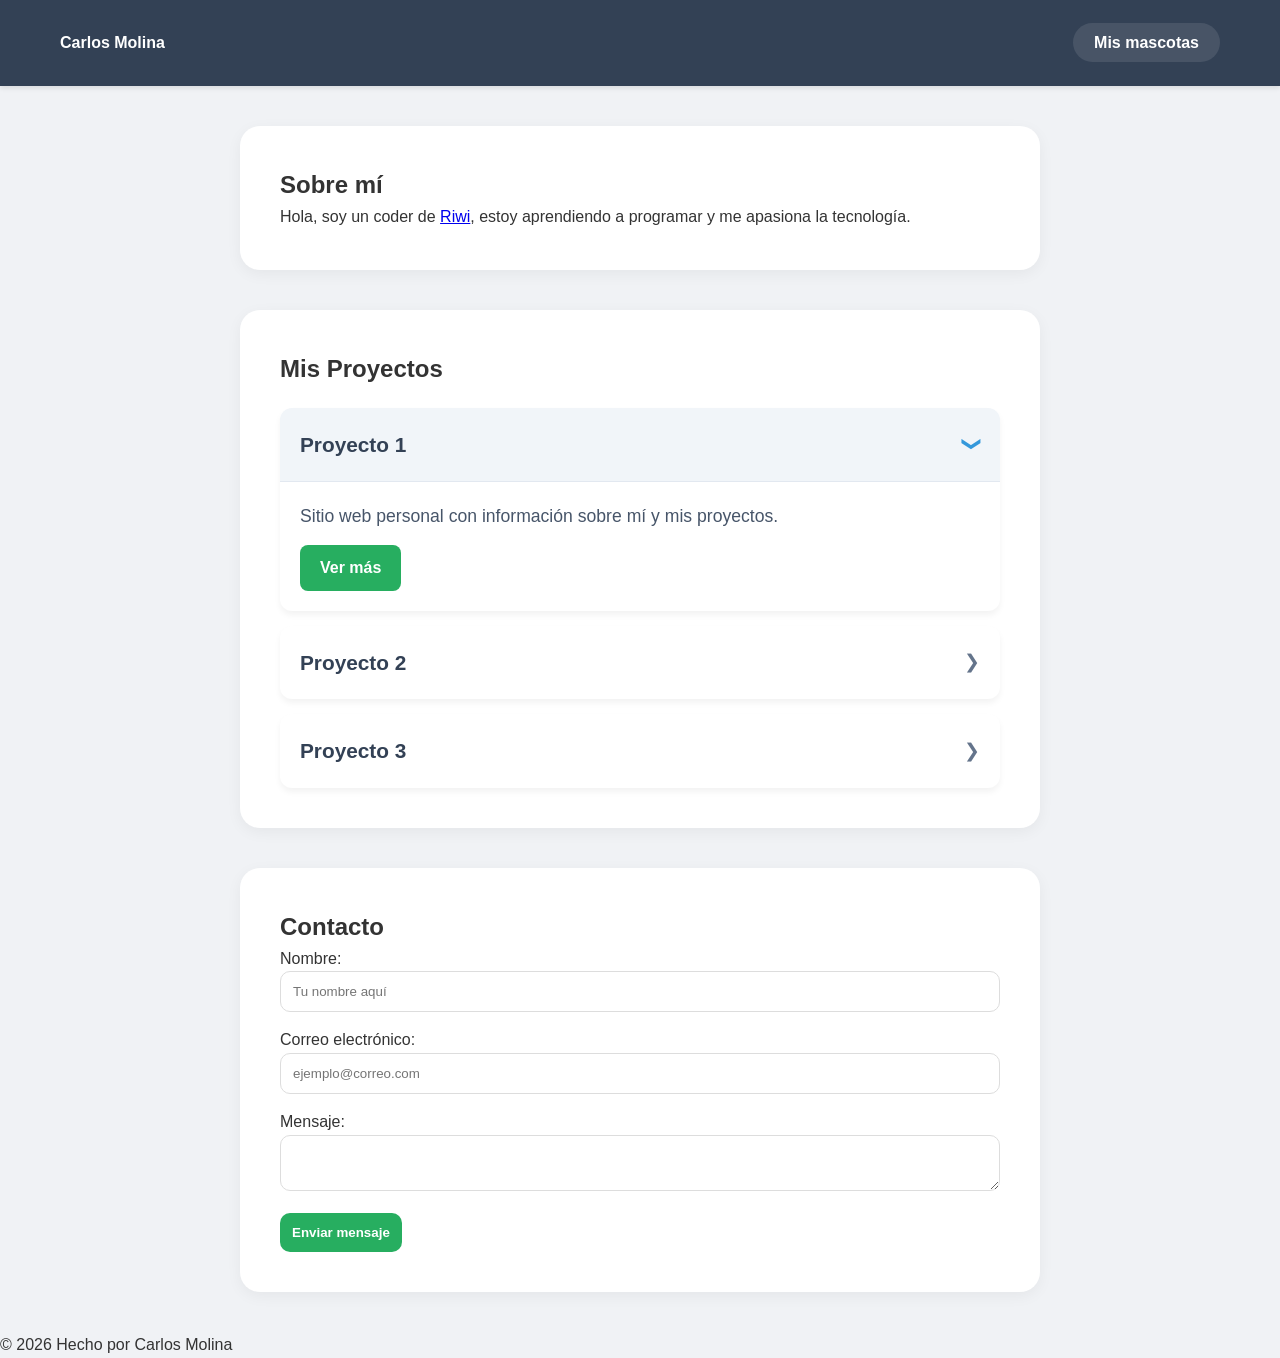
<file: index.html>
<!DOCTYPE html>
<html lang="es">
<head>
    <meta charset="UTF-8">
    <meta name="viewport" content="width=device-width, initial-scale=1.0">
    <title>Portafolio | Carlos Molina</title>
    <link rel="stylesheet" href="styles.css">
</head>
<body>
    <header> 
        <b>Carlos Molina</b> 
        <nav>
            <ul>
                <li><a href="mascotas.html">Mis mascotas</a></li>
            </ul>
        </nav> </header>

    <main>
        <section id="sobre-mi">
            <h2>Sobre mí</h2>
            <p id="parrafo-descripcion">Hola, soy un coder de <a href="https://riwi.io/" target="_blank">Riwi</a>, estoy aprendiendo a programar y me apasiona la tecnología.</p>
        </section>

        <section id="proyectos">
            <h2>Mis Proyectos</h2>
            <div class="contenedor-proyectos-acordeon">
                <div class="pestaña-proyecto activa">
                    <div class="cabecera-pestaña">
                        <h3>Proyecto 1</h3>
                        <span class="icono-flecha">&#10095;</span> 
                    </div>
                    <div class="contenido-pestaña">
                        <p>Sitio web personal con información sobre mí y mis proyectos.</p>
                        <a href="#" class="boton-proyecto">Ver más</a>
                    </div>
                </div>

                <div class="pestaña-proyecto">
                    <div class="cabecera-pestaña">
                        <h3>Proyecto 2</h3>
                        <span class="icono-flecha">&#10095;</span>
                    </div>
                    <div class="contenido-pestaña">
                        <p>Calculadora que permite hacer operaciones básicas </p>
                        <a href="#" class="boton-proyecto">Ver más</a>
                    </div>
                </div>

                <div class="pestaña-proyecto">
                    <div class="cabecera-pestaña">
                        <h3>Proyecto 3</h3>
                        <span class="icono-flecha">&#10095;</span>
                    </div>
                    <div class="contenido-pestaña">
                        <p>Registro de ventas para una tienda </p>
                        <a href="#" class="boton-proyecto">Ver más</a>
                    </div>
                </div>
            </div>
        </section>
        
        <section id="Contacto">
            <form action="">
                <h2>Contacto</h2>
                <div>
                    <label for="Nombre">Nombre:</label>
                    <input type="text" id="Nombre" name="user_name" placeholder="Tu nombre aquí">
                </div>
                <div>
                    <label for="Correo">Correo electrónico:</label>
                    <input type="email" id="Correo" name="user_email" placeholder="ejemplo@correo.com">
                </div>
                <div>
                    <label for="mensaje">Mensaje:</label>
                    <textarea name="user_mensaje" id="mensaje"></textarea>
                </div>
                <button type="button" id="mi-boton">Enviar mensaje</button>
            </form>
        </section>
    </main>

    <footer>
        <p>&copy; 2026 Hecho por Carlos Molina</p>
    </footer>

    <script src="script.js"></script>
</body>
</html>
</file>
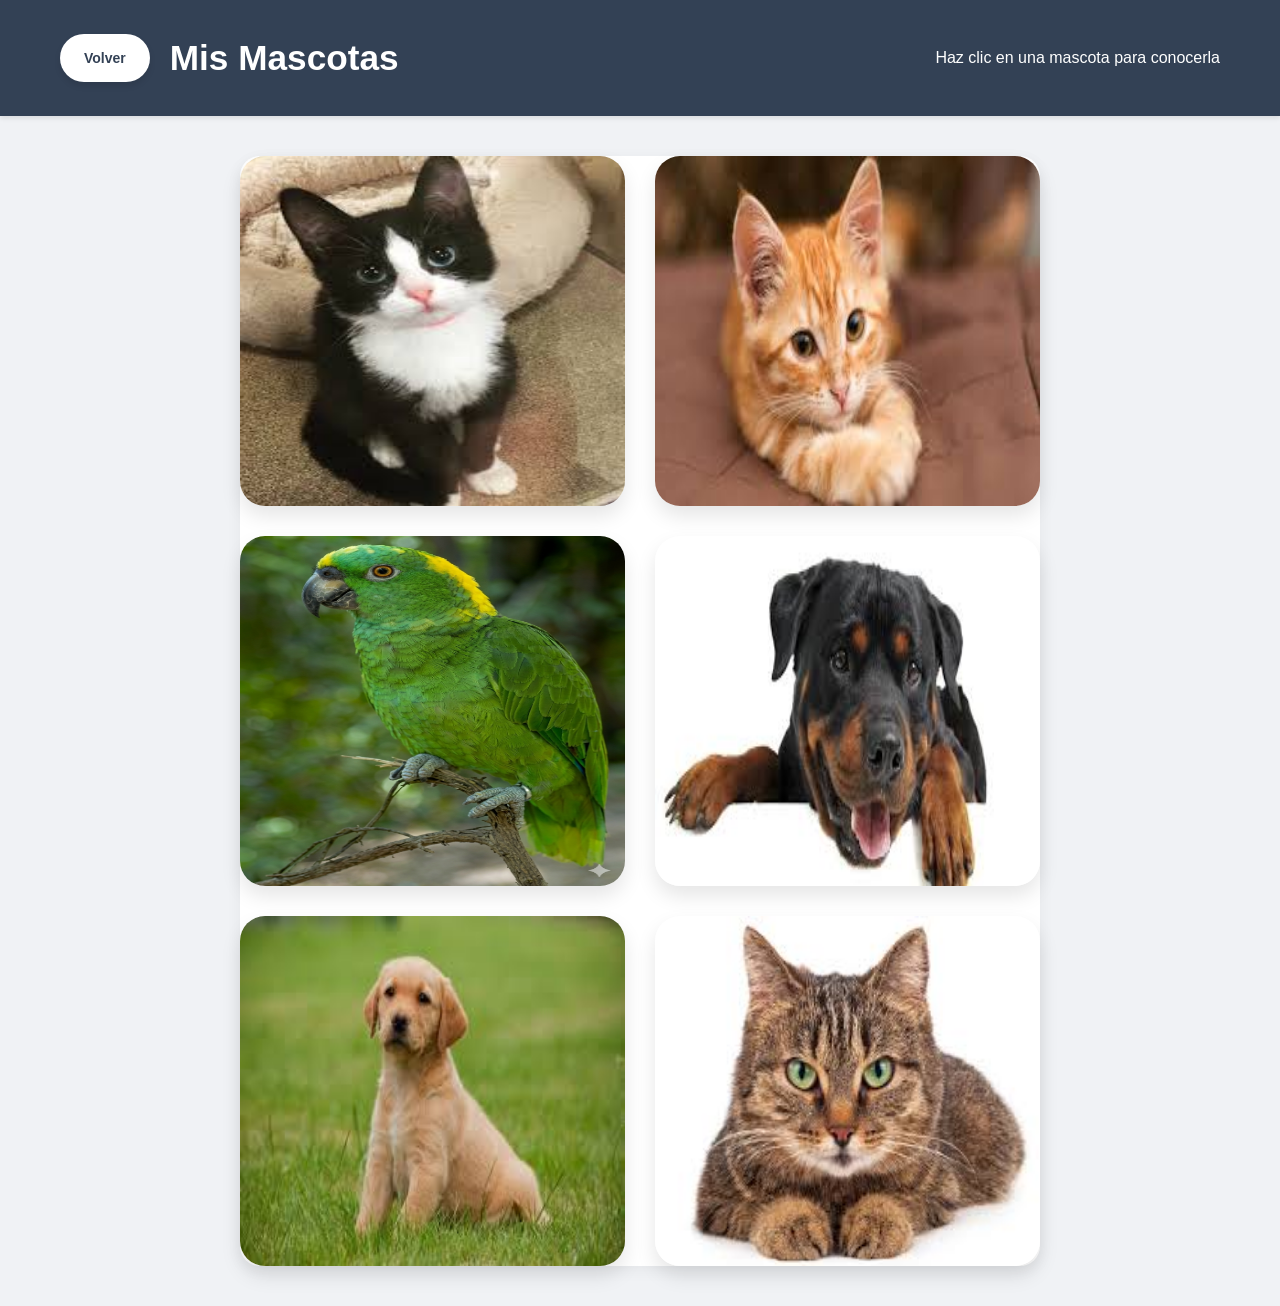
<file: mascotas.html>
<!DOCTYPE html>
<html lang="es">
<head>
    <meta charset="UTF-8">
    <meta name="viewport" content="width=device-width, initial-scale=1.0">
    <title>Mi Galería de Mascotas </title>
    <link rel="stylesheet" href="styles.css">
</head>
<body>

   <header class="header-principal">
    <div class="contenedor-titulo">
        <a href="index.html" class="boton-volver">Volver</a>
        <h1>Mis Mascotas</h1>
    </div>
    <p class="subtitulo">Haz clic en una mascota para conocerla</p>
</header>

    <main>
        <section class="contenedor-galeria">

            <div class="tarjeta-mascota" onclick="toggleMascota(this)">
                <img src="img/descarga.jpeg" alt="Oreo">
                <div class="info-mascota">
                    <span class="cerrar">&times;</span>
                    <h3>Oreo</h3>
                    <p>Un gato curioso y juguetón, le encanta perseguir hilos y dormir.</p>
                </div>
            </div>

            <div class="tarjeta-mascota" onclick="toggleMascota(this)">
                <img src="img/descarga (1).jpeg" alt="Duki">
                <div class="info-mascota">
                    <span class="cerrar">&times;</span>
                    <h3>Duki</h3>
                    <p>Un gato Amigable siempre te recibirá con un ronroneo, es hermano de duki y le encanta jugar.</p>
                </div>
            </div>

            <div class="tarjeta-mascota" onclick="toggleMascota(this)">
                <img src="img/loro2.png" alt="Paco">
                <div class="info-mascota">
                    <span class="cerrar">&times;</span>
                    <h3>Paco</h3>
                    <p>Inteligente, le encanta imitar sonidos.</p>
                </div>
            </div>

            <div class="tarjeta-mascota" onclick="toggleMascota(this)">
                <img src="img/perro.jpeg" alt="Rocky">
                <div class="info-mascota">
                    <span class="cerrar">&times;</span>
                    <h3>Rocky</h3>
                    <p>Rocky es Leal y protector, ama jugar y dormir, tambien salir al parque.</p>
                </div>
            </div>

            <div class="tarjeta-mascota" onclick="toggleMascota(this)">
                <img src="img/perro 2.jpeg " alt="Luna">
                <div class="info-mascota">
                    <span class="cerrar">&times;</span>
                    <h3>Luna</h3>
                    <p>luna esta siempre feliz, ama comer y jugar con su hermano Rocky.</p>
                </div>
            </div>

            <div class="tarjeta-mascota" onclick="toggleMascota(this)">
                <img src="img/gato.jpeg" alt="Lucas">
                <div class="info-mascota">
                    <span class="cerrar">&times;</span>
                    <h3>Lucas</h3>
                    <p>Un gato muy especial, aunque es bastante independiente ama estar con sus hermanos.</p>
                </div>
            </div>

        </section>
    </main>


</body>
</html>
</file>
<file: styles.css>
:root {
    --color-primario: #334155;
    --color-acento: #3b82f6;
    --color-fondo: #f0f2f5;
    --fuente-principal: 'Segoe UI', Tahoma, Geneva, Verdana, sans-serif;
}



* {
    margin: 0;
    padding: 0;
    box-sizing: border-box;
}

body {
    font-family: 'Segoe UI', Tahoma, Geneva, Verdana, sans-serif;
    line-height: 1.6;
    background-color: #f0f2f5;
    color: #333;
}


header h1 {
    color: white;
    font-size: 1.5rem;
}

nav ul {
    display: flex; 
    list-style: none;
    gap: 15px;
}

nav a {
    text-decoration: none;
    color: white;
    background-color: rgba(255, 255, 255, 0.1); 
    padding: 10px 20px;
    border-radius: 20px;
    font-weight: bold;
    transition: all 0.3s ease;
    border: 1px solid transparent;
}


nav a:hover {
    background-color: white;
    color: #334155;
    transform: translateY(-3px); 
    box-shadow: 0 4px 10px rgba(0,0,0,0.2);
}

header {
    background-color: #334155; 
    color: white;
    width: 100%;
    padding: 30px 60px; 
    display: flex;
    justify-content: space-between;
    align-items: center;
    box-shadow: 0 2px 5px rgba(0,0,0,0.1);
}

.contenedor-titulo {
    display: flex;
    align-items: center;
    gap: 20px;
}

header h1 {
    margin: 0;
    font-size: 2.2em;
}


.boton-volver {
    display: inline-flex;
    align-items: center;
    text-decoration: none;
    color: var(--color-primario); 
    background-color: white;
    padding: 0.8rem 1.5rem; 
    border-radius: 25px;
    font-weight: bold;
    font-size: 0.875rem;
    box-shadow: 0 4px 6px rgba(0,0,0,0.1);
    transition: all 0.3s ease;
    font-family: var(--fuente-principal); 
}

.boton-volver:hover {
    background-color: var(--color-fondo); 
    transform: translateX(-5px);
}

main {
    width: 95%; 
    max-width: 1400px; 
    margin: 40px auto;
}

.contenedor-galeria {
    display: grid;
   
    grid-template-columns: repeat(auto-fit, minmax(300px, 1fr)); 
    gap: 30px;
    width: 100%;
    padding: 0; 
}

.tarjeta-mascota {
    height: 350px; 
    border-radius: 25px;
    overflow: hidden;
    position: relative;
    box-shadow: 0 10px 20px rgba(0,0,0,0.1);
}

.tarjeta-mascota img {
    width: 100%;
    height: 100%;
    object-fit: adapt; 
}


.tarjeta-mascota:hover {
    transform: translateY(-8px);
}


.info-mascota {
    position: absolute;
    bottom: -100%;
    left: 0;
    width: 100%;
    height: 100%;
    background: linear-gradient(to top, rgba(0,0,0,0.9), rgba(0,0,0,0.7));
    color: white;
    padding: 25px;
    display: flex;
    flex-direction: column;
    justify-content: center;
    align-items: center;
    text-align: center;
    transition: all 0.5s cubic-bezier(0.25, 0.46, 0.45, 0.94);
    opacity: 0;
}

.tarjeta-mascota.abierta .info-mascota {
    bottom: 0;
    opacity: 1;
}

.tarjeta-mascota.abierta img {
    transform: scale(1.1);
    filter: blur(2px);
}


section {
    padding: 40px;
    margin: 40px auto;
    max-width: 800px;
    background: white;
    border-radius: 20px; 
    box-shadow: 0 4px 15px rgba(0,0,0,0.05);
}

input, textarea {
    width: 100%;
    margin-bottom: 15px;
    padding: 12px;
    border: 1px solid #ddd;
    border-radius: 10px; 
}

button {
    background-color: #27ae60;
    color: white;
    padding: 12px;
    border: none;
    border-radius: 10px;
    font-weight: bold;
    cursor: pointer;
    transition: 0.3s;
}

button:hover {
    background-color: #219150;
}


.contenedor-proyectos-acordeon {
    display: flex;
    flex-direction: column; 
    gap: 15px; 
    width: 100%;
    margin-top: 20px;
}


.pestaña-proyecto {
    background-color: white;
    border-radius: 12px; 
    overflow: hidden;
    box-shadow: 0 4px 6px rgba(0,0,0,0.05); 
    transition: all 0.3s ease; 
    cursor: pointer; 
}


.pestaña-proyecto:hover {
    box-shadow: 0 8px 15px rgba(0,0,0,0.1);
}


.cabecera-pestaña {
    padding: 20px;
    display: flex; 
    justify-content: space-between; 
    align-items: center; 
    transition: background-color 0.3s ease;
}

.cabecera-pestaña h3 {
    margin: 0;
    font-size: 1.3em;
    font-weight: bold; 
    color: #334155; 
}

.icono-flecha {
    font-size: 1.2em;
    color: #64748b;
    transition: transform 0.4s ease; 
}

.pestaña-proyecto.activa .cabecera-pestaña {
    background-color: #f1f5f9; 
}

.pestaña-proyecto.activa .icono-flecha {
    transform: rotate(90deg); 
    color: #3498db; 
}

.contenido-pestaña {
    max-height: 0; 
    overflow: hidden; 
    transition: all 0.5s ease; 
    opacity: 0; 
    padding: 0 20px; 
    box-sizing: border-box; 
}


.pestaña-proyecto.activa .contenido-pestaña {
    max-height: 500px; 
    padding: 20px; 
    opacity: 1; 
    border-top: 1px solid #e2e8f0; 
}


.contenido-pestaña p {
    margin: 0 0 15px;
    font-size: 1.1em;
    line-height: 1.6; 
    color: #475569;
}


.boton-proyecto {
    display: inline-block;
    padding: 10px 20px;
    background-color: #27ae60; 
    color: white;
    text-decoration: none; 
    border-radius: 8px; 
    font-weight: bold;
    transition: background-color 0.3s ease;
}

.boton-proyecto:hover {
    background-color: #219150; 
}

html {
    font-size: 16px; 
}

body {
    font-size: 1rem;
}

img {
    max-width: 100%;
    height: auto;
    display: block;
}


@media (min-width: 768px) {
    .contenedor-proyectos {
        display: grid;
        grid-template-columns: repeat(2, 1fr);
    }
    .galeria {
        display: grid;
        grid-template-columns: repeat(3, 1fr);
    }
}


@media (min-width: 1024px) {
    .contenedor-proyectos {
        grid-template-columns: repeat(3, 1fr);
    }
}
</file>
